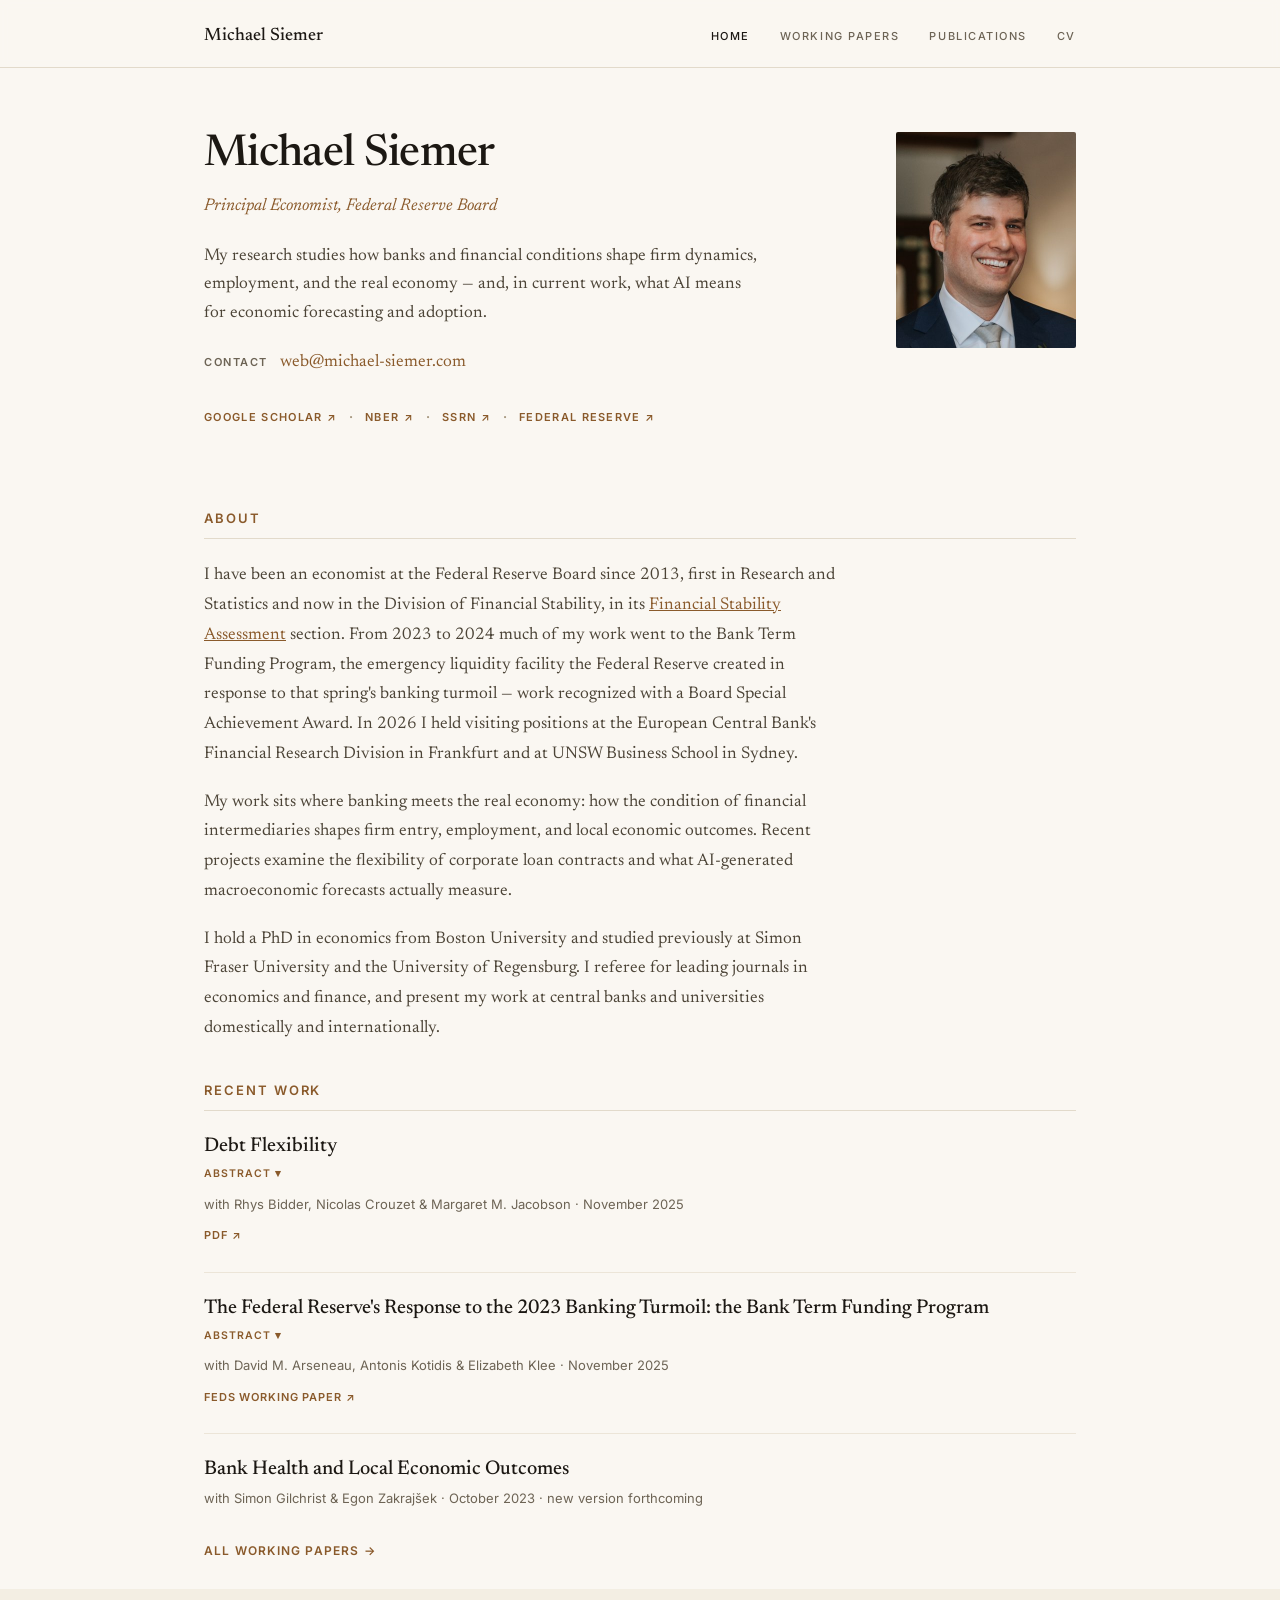
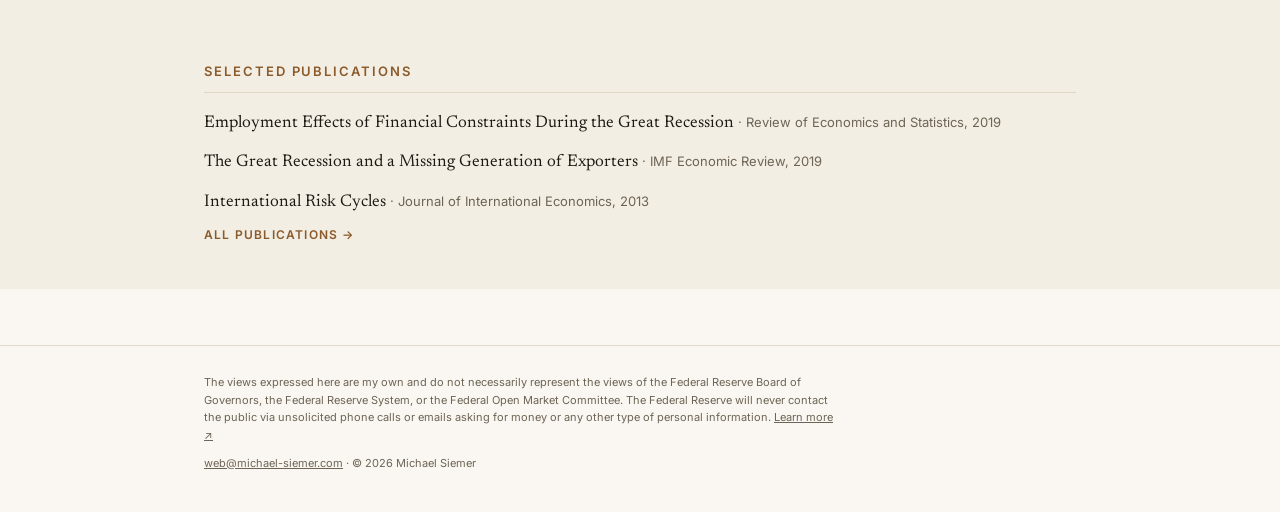
<file: index.html>
<!DOCTYPE html>
<html lang="en">
<head>
<meta charset="utf-8">
<meta name="viewport" content="width=device-width, initial-scale=1">
<title>Michael Siemer — Economist, Federal Reserve Board</title>
<meta name="description" content="Michael Siemer is a Principal Economist at the Federal Reserve Board. Research in macroeconomics, financial economics, and monetary economics.">
<link rel="preconnect" href="https://fonts.googleapis.com">
<link rel="preconnect" href="https://fonts.gstatic.com" crossorigin>
<link href="https://fonts.googleapis.com/css2?family=Newsreader:ital,opsz,wght@0,6..72,400;0,6..72,500;0,6..72,600;1,6..72,400&family=Inter:wght@400;500;600&display=swap" rel="stylesheet">
<link rel="stylesheet" href="style.css">
<link rel="canonical" href="https://michael-siemer.com/">
<link rel="icon" href="assets/favicon.svg" type="image/svg+xml">
<link rel="icon" href="assets/favicon-32.png" sizes="32x32" type="image/png">
<link rel="apple-touch-icon" href="assets/apple-touch-icon.png">
<meta property="og:type" content="website">
<meta property="og:site_name" content="Michael Siemer">
<meta property="og:title" content="Michael Siemer — Economist, Federal Reserve Board">
<meta property="og:description" content="Michael Siemer is a Principal Economist at the Federal Reserve Board. Research in macroeconomics, financial economics, and monetary economics.">
<meta property="og:url" content="https://michael-siemer.com/">
<meta property="og:image" content="https://michael-siemer.com/assets/og-image.jpg">
<meta property="og:image:width" content="1200">
<meta property="og:image:height" content="630">
<meta name="twitter:card" content="summary_large_image">
<meta name="twitter:title" content="Michael Siemer — Economist, Federal Reserve Board">
<meta name="twitter:description" content="Michael Siemer is a Principal Economist at the Federal Reserve Board. Research in macroeconomics, financial economics, and monetary economics.">
<meta name="twitter:image" content="https://michael-siemer.com/assets/og-image.jpg">
<script type="application/ld+json">
{
  "@context": "https://schema.org",
  "@type": "Person",
  "name": "Michael Siemer",
  "jobTitle": "Principal Economist",
  "url": "https://michael-siemer.com/",
  "image": "https://michael-siemer.com/assets/photo.jpg",
  "worksFor": {
    "@type": "Organization",
    "name": "Federal Reserve Board",
    "url": "https://www.federalreserve.gov/"
  },
  "alumniOf": [
    { "@type": "CollegeOrUniversity", "name": "Boston University" },
    { "@type": "CollegeOrUniversity", "name": "Simon Fraser University" },
    { "@type": "CollegeOrUniversity", "name": "University of Regensburg" }
  ],
  "knowsAbout": ["Macro-Finance", "Macroeconomics", "Financial Economics", "Banking", "Financial Stability", "Firm Dynamics", "Artificial Intelligence", "Economic Forecasting"],
  "sameAs": [
    "https://scholar.google.com/citations?user=JgLyFUYAAAAJ",
    "https://www.nber.org/authors_papers/msiemer",
    "https://papers.ssrn.com/sol3/cf_dev/AbsByAuth.cfm?per_id=686616",
    "https://www.federalreserve.gov/econresdata/michael-siemer.htm"
  ]
}
</script>

</head>
<body>

<header class="nav">
  <div class="wrap nav-inner">
    <a class="brand" href="index.html">Michael Siemer</a>
    <nav>
      <a class="active" href="index.html">Home</a>
      <a href="working-papers.html">Working Papers</a>
      <a href="publications.html">Publications</a>
      <a href="cv.html">CV</a>
    </nav>
  </div>
</header>

<main>
  <section class="hero wrap">
   <div class="hero-text">
    <h1>Michael Siemer</h1>
    <p class="role">Principal Economist, Federal Reserve Board</p>
    <p class="bio">My research studies how banks and financial conditions shape firm dynamics, employment, and the real economy — and, in current work, what AI means for economic forecasting and adoption.</p>
    <p class="contact"><span class="label">Contact</span><span class="js-email">web [at] michael-siemer.com</span></p>
    <p class="profile-links">
      <a href="https://scholar.google.com/citations?user=JgLyFUYAAAAJ">Google Scholar ↗</a><span class="sep">·</span><a href="https://www.nber.org/authors_papers/msiemer">NBER ↗</a><span class="sep">·</span><a href="https://papers.ssrn.com/sol3/cf_dev/AbsByAuth.cfm?per_id=686616">SSRN ↗</a><span class="sep">·</span><a href="https://www.federalreserve.gov/econresdata/michael-siemer.htm">Federal Reserve ↗</a>
    </p>
   </div>
   <div class="hero-photo">
     <img src="assets/photo.jpg" alt="Michael Siemer" width="360" height="432">
   </div>
  </section>

  <section class="wrap about">
    <div class="section-label">About</div>
    <p>I have been an economist at the Federal Reserve Board since 2013, first in Research and Statistics and now in the Division of Financial Stability, in its <a href="https://www.federalreserve.gov/econres/fspr-fsa-staff.htm">Financial Stability Assessment</a> section. From 2023 to 2024 much of my work went to the Bank Term Funding Program, the emergency liquidity facility the Federal Reserve created in response to that spring's banking turmoil — work recognized with a Board Special Achievement Award. In 2026 I held visiting positions at the European Central Bank's Financial Research Division in Frankfurt and at UNSW Business School in Sydney.</p>
    <p>My work sits where banking meets the real economy: how the condition of financial intermediaries shapes firm entry, employment, and local economic outcomes. Recent projects examine the flexibility of corporate loan contracts and what AI-generated macroeconomic forecasts actually measure.</p>
    <p>I hold a PhD in economics from Boston University and studied previously at Simon Fraser University and the University of Regensburg. I referee for leading journals in economics and finance, and present my work at central banks and universities domestically and internationally.</p>
  </section>

  <section class="wrap">
    <div class="section-label">Recent Work</div>
    <div class="paper">
      <details class="abs">
        <summary><h3>Debt Flexibility</h3><span class="abs-hint">Abstract</span></summary>
        <div class="abstract"><p>How flexible are corporate loans after origination? Theory predicts coordination problems should make syndicated loans harder to modify than single-bank loans. We show the opposite. Using comprehensive regulatory data, we document that syndicated loans are modified frequently and respond to borrower distress, while single-lender loans are half as likely to be modified. This gap is not explained by covenants or performance pricing. Instead, syndicated loans are monitored more intensively. We show theoretically and empirically how fixed monitoring costs generate scale economies: larger loans justify continuous monitoring enabling flexible renegotiation, while smaller borrowers receive arm's-length contracts with limited scope for modifications.</p></div>
      </details>
      <p class="meta">with Rhys Bidder, Nicolas Crouzet &amp; Margaret M. Jacobson · November 2025</p>
      <p class="paper-links"><a href="https://drive.google.com/file/d/13Lrn2PX5jbQwu_QXCNtB0nyXAhFwm4zO/view?usp=share_link">PDF ↗</a></p>
    </div>
    <div class="paper">
      <details class="abs">
        <summary><h3>The Federal Reserve's Response to the 2023 Banking Turmoil: the Bank Term Funding Program</h3><span class="abs-hint">Abstract</span></summary>
        <div class="abstract"><p>The Bank Term Funding Program (BTFP) was an emergency liquidity facility set up by the Federal Reserve in March 2023 following the failure of Silicon Valley Bank which experienced a classic bank run driven by weak fundamentals. This paper provides an in-depth discussion of the design and implementation of the BTFP and presents some evidence on program outcomes. It also quantifies how the lending terms compare to those of the Discount Window—the Federal Reserve's main standing liquidity facility. The BTFP successfully acted as a backstop source of funding for depository institutions with large unrealized securities losses and heavy reliance on uninsured deposits and, in doing so, helped to avert a potential systemic banking crisis. The program ceased issuing new loans in March 2024 and closed one year later as the last loans matured. All outstanding loan balances were repaid in full.</p></div>
      </details>
      <p class="meta">with David M. Arseneau, Antonis Kotidis &amp; Elizabeth Klee · November 2025</p>
      <p class="paper-links"><a href="https://www.federalreserve.gov/econres/feds/the-federal-reserves-response-to-the-2023-banking-turmoil-the-bank-term-funding-program.htm">FEDS Working Paper ↗</a></p>
    </div>
    <div class="paper">
      <h3>Bank Health and Local Economic Outcomes</h3>
      <p class="meta">with Simon Gilchrist &amp; Egon Zakrajšek · October 2023 · new version forthcoming</p>
    </div>
    <a class="more-link" href="working-papers.html">All working papers →</a>
  </section>

  <section class="pubs-strip">
    <div class="wrap">
      <div class="section-label" style="border-bottom-color:#e0d7c4;">Selected Publications</div>
      <p class="pub"><a href="https://www.mitpressjournals.org/doi/abs/10.1162/rest_a_00733">Employment Effects of Financial Constraints During the Great Recession</a> <span class="pub-venue">· Review of Economics and Statistics, 2019</span></p>
      <p class="pub"><a href="https://link.springer.com/article/10.1057/s41308-019-00091-3">The Great Recession and a Missing Generation of Exporters</a> <span class="pub-venue">· IMF Economic Review, 2019</span></p>
      <p class="pub"><a href="https://www.nber.org/papers/w17277">International Risk Cycles</a> <span class="pub-venue">· Journal of International Economics, 2013</span></p>
      <a class="more-link" href="publications.html">All publications →</a>
    </div>
  </section>
</main>

<footer>
  <div class="wrap">
    <p>The views expressed here are my own and do not necessarily represent the views of the Federal Reserve Board of Governors, the Federal Reserve System, or the Federal Open Market Committee. The Federal Reserve will never contact the public via unsolicited phone calls or emails asking for money or any other type of personal information. <a href="https://www.federalreserve.gov/consumerscommunities/fraud-scams.htm">Learn more ↗</a></p>
    <p class="copyright"><span class="js-email">web [at] michael-siemer.com</span> · © 2026 Michael Siemer</p>
  </div>
</footer>

<script src="email.js"></script>

<!-- Cloudflare Web Analytics --><script defer src='https://static.cloudflareinsights.com/beacon.min.js' data-cf-beacon='{"token": "e61af9ff6e6b453a9e644d9b1712211c"}'></script><!-- End Cloudflare Web Analytics -->

</body>
</html>
</file>
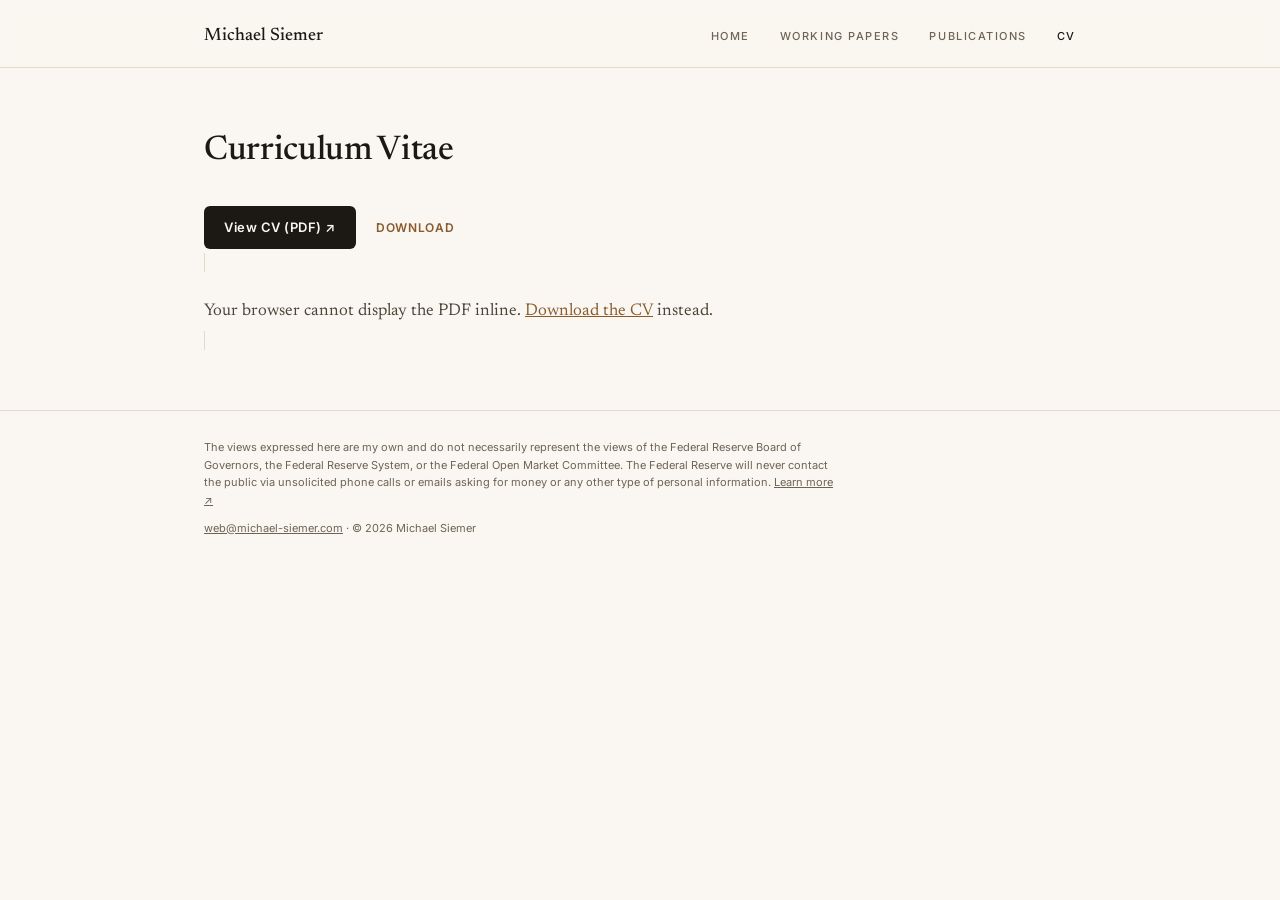
<file: cv.html>
<!DOCTYPE html>
<html lang="en">
<head>
<meta charset="utf-8">
<meta name="viewport" content="width=device-width, initial-scale=1">
<title>CV — Michael Siemer</title>
<meta name="description" content="Curriculum vitae of Michael Siemer, Principal Economist at the Federal Reserve Board.">
<link rel="preconnect" href="https://fonts.googleapis.com">
<link rel="preconnect" href="https://fonts.gstatic.com" crossorigin>
<link href="https://fonts.googleapis.com/css2?family=Newsreader:ital,opsz,wght@0,6..72,400;0,6..72,500;0,6..72,600;1,6..72,400&family=Inter:wght@400;500;600&display=swap" rel="stylesheet">
<link rel="stylesheet" href="style.css">
<link rel="canonical" href="https://michael-siemer.com/cv.html">
<link rel="icon" href="assets/favicon.svg" type="image/svg+xml">
<link rel="icon" href="assets/favicon-32.png" sizes="32x32" type="image/png">
<link rel="apple-touch-icon" href="assets/apple-touch-icon.png">
<meta property="og:type" content="website">
<meta property="og:site_name" content="Michael Siemer">
<meta property="og:title" content="CV — Michael Siemer">
<meta property="og:description" content="Curriculum vitae of Michael Siemer, Principal Economist at the Federal Reserve Board.">
<meta property="og:url" content="https://michael-siemer.com/cv.html">
<meta property="og:image" content="https://michael-siemer.com/assets/og-image.jpg">
<meta property="og:image:width" content="1200">
<meta property="og:image:height" content="630">
<meta name="twitter:card" content="summary_large_image">
<meta name="twitter:title" content="CV — Michael Siemer">
<meta name="twitter:description" content="Curriculum vitae of Michael Siemer, Principal Economist at the Federal Reserve Board.">
<meta name="twitter:image" content="https://michael-siemer.com/assets/og-image.jpg">
<script type="application/ld+json">
{
  "@context": "https://schema.org",
  "@type": "BreadcrumbList",
  "itemListElement": [
    { "@type": "ListItem", "position": 1, "name": "Home", "item": "https://michael-siemer.com/" },
    { "@type": "ListItem", "position": 2, "name": "CV", "item": "https://michael-siemer.com/cv.html" }
  ]
}
</script>

</head>
<body>

<header class="nav">
  <div class="wrap nav-inner">
    <a class="brand" href="index.html">Michael Siemer</a>
    <nav>
      <a href="index.html">Home</a>
      <a href="working-papers.html">Working Papers</a>
      <a href="publications.html">Publications</a>
      <a class="active" href="cv.html">CV</a>
    </nav>
  </div>
</header>

<main>
  <div class="page-title wrap"><h1>Curriculum Vitae</h1></div>
  <div class="wrap">
    <p class="cv-actions">
      <a class="cv-button" href="assets/cv.pdf" target="_blank" rel="noopener">View CV (PDF) ↗</a>
      <a class="cv-download" href="assets/cv.pdf" download>Download</a>
    </p>
    <div class="cv-embed">
      <object class="cv-frame" data="assets/cv.pdf" type="application/pdf">
        <p class="bio">Your browser cannot display the PDF inline. <a href="assets/cv.pdf">Download the CV</a> instead.</p>
      </object>
    </div>
  </div>
</main>

<footer>
  <div class="wrap">
    <p>The views expressed here are my own and do not necessarily represent the views of the Federal Reserve Board of Governors, the Federal Reserve System, or the Federal Open Market Committee. The Federal Reserve will never contact the public via unsolicited phone calls or emails asking for money or any other type of personal information. <a href="https://www.federalreserve.gov/consumerscommunities/fraud-scams.htm">Learn more ↗</a></p>
    <p class="copyright"><span class="js-email">web [at] michael-siemer.com</span> · © 2026 Michael Siemer</p>
  </div>
</footer>

<script src="email.js"></script>

<!-- Cloudflare Web Analytics --><script defer src='https://static.cloudflareinsights.com/beacon.min.js' data-cf-beacon='{"token": "e61af9ff6e6b453a9e644d9b1712211c"}'></script><!-- End Cloudflare Web Analytics -->

</body>
</html>
</file>
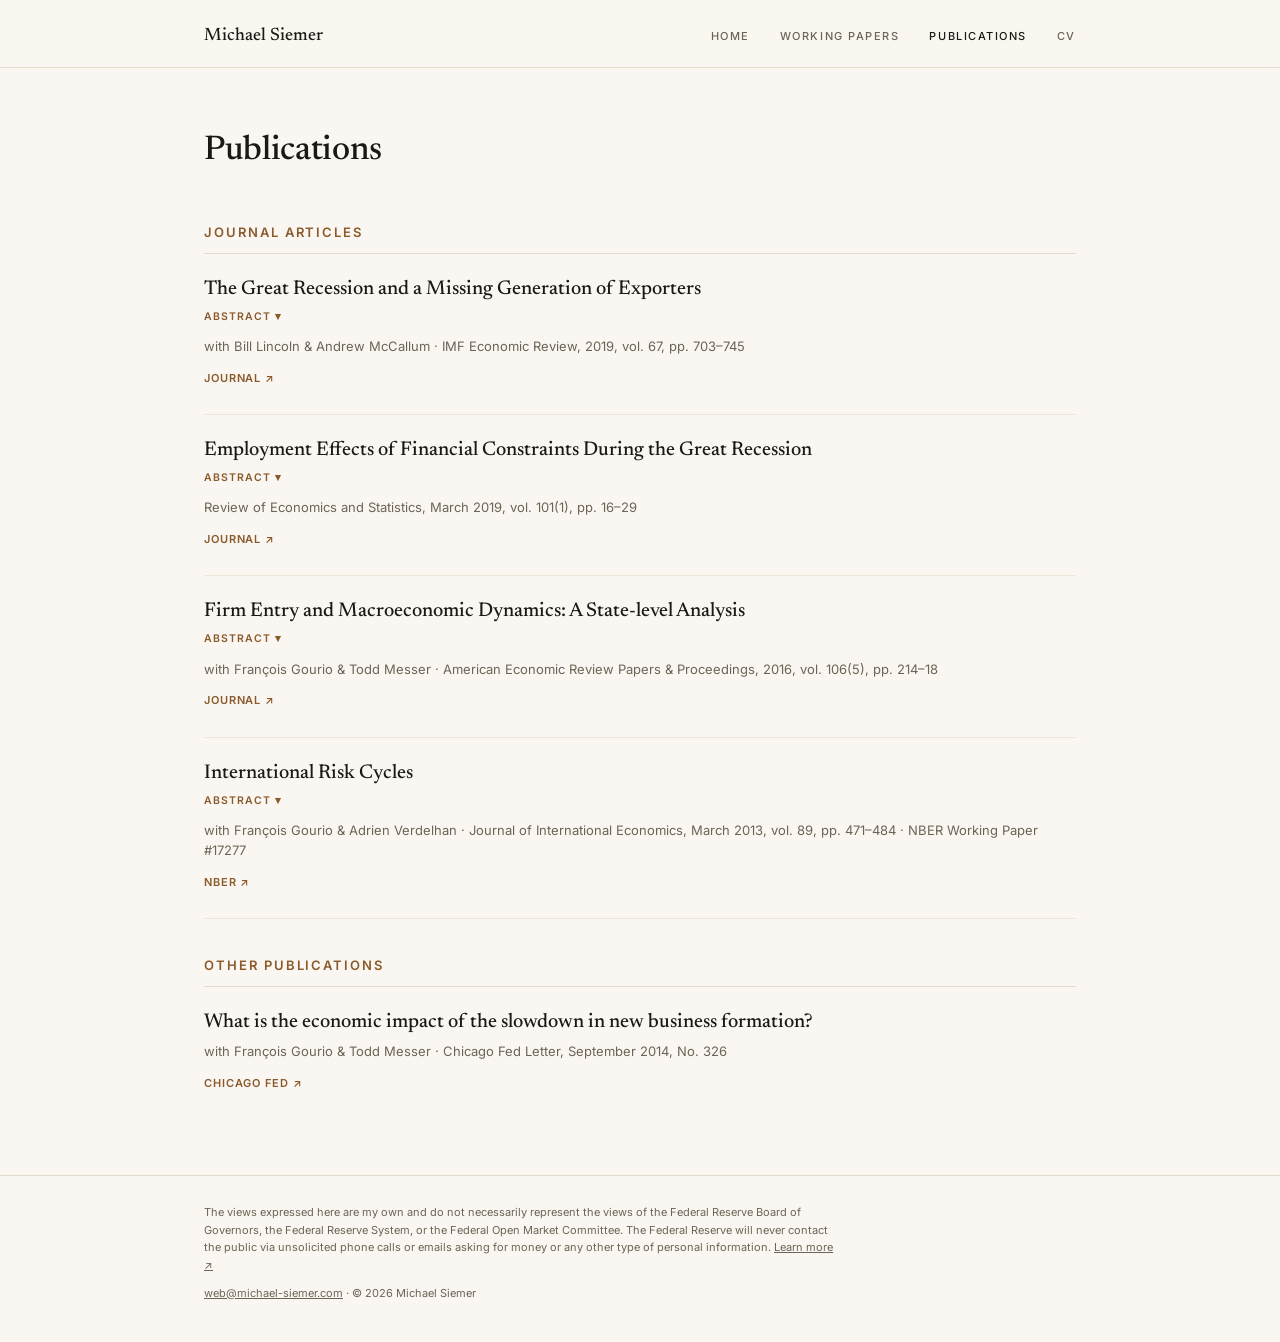
<file: publications.html>
<!DOCTYPE html>
<html lang="en">
<head>
<meta charset="utf-8">
<meta name="viewport" content="width=device-width, initial-scale=1">
<title>Publications — Michael Siemer</title>
<meta name="description" content="Publications by Michael Siemer, Principal Economist at the Federal Reserve Board.">
<link rel="preconnect" href="https://fonts.googleapis.com">
<link rel="preconnect" href="https://fonts.gstatic.com" crossorigin>
<link href="https://fonts.googleapis.com/css2?family=Newsreader:ital,opsz,wght@0,6..72,400;0,6..72,500;0,6..72,600;1,6..72,400&family=Inter:wght@400;500;600&display=swap" rel="stylesheet">
<link rel="stylesheet" href="style.css">
<link rel="canonical" href="https://michael-siemer.com/publications.html">
<link rel="icon" href="assets/favicon.svg" type="image/svg+xml">
<link rel="icon" href="assets/favicon-32.png" sizes="32x32" type="image/png">
<link rel="apple-touch-icon" href="assets/apple-touch-icon.png">
<meta property="og:type" content="website">
<meta property="og:site_name" content="Michael Siemer">
<meta property="og:title" content="Publications — Michael Siemer">
<meta property="og:description" content="Publications by Michael Siemer, Principal Economist at the Federal Reserve Board.">
<meta property="og:url" content="https://michael-siemer.com/publications.html">
<meta property="og:image" content="https://michael-siemer.com/assets/og-image.jpg">
<meta property="og:image:width" content="1200">
<meta property="og:image:height" content="630">
<meta name="twitter:card" content="summary_large_image">
<meta name="twitter:title" content="Publications — Michael Siemer">
<meta name="twitter:description" content="Publications by Michael Siemer, Principal Economist at the Federal Reserve Board.">
<meta name="twitter:image" content="https://michael-siemer.com/assets/og-image.jpg">
<script type="application/ld+json">
{
  "@context": "https://schema.org",
  "@graph": [
    {
      "@type": "BreadcrumbList",
      "itemListElement": [
        { "@type": "ListItem", "position": 1, "name": "Home", "item": "https://michael-siemer.com/" },
        { "@type": "ListItem", "position": 2, "name": "Publications", "item": "https://michael-siemer.com/publications.html" }
      ]
    },
    {
      "@type": "ScholarlyArticle",
      "name": "The Great Recession and a Missing Generation of Exporters",
      "author": [{ "@type": "Person", "name": "Michael Siemer" }, { "@type": "Person", "name": "Bill Lincoln" }, { "@type": "Person", "name": "Andrew McCallum" }],
      "datePublished": "2019",
      "isPartOf": { "@type": "Periodical", "name": "IMF Economic Review" },
      "url": "https://link.springer.com/article/10.1057/s41308-019-00091-3"
    },
    {
      "@type": "ScholarlyArticle",
      "name": "Employment Effects of Financial Constraints During the Great Recession",
      "author": [{ "@type": "Person", "name": "Michael Siemer" }],
      "datePublished": "2019-03",
      "isPartOf": { "@type": "Periodical", "name": "Review of Economics and Statistics" },
      "url": "https://www.mitpressjournals.org/doi/abs/10.1162/rest_a_00733"
    },
    {
      "@type": "ScholarlyArticle",
      "name": "Firm Entry and Macroeconomic Dynamics: A State-level Analysis",
      "author": [{ "@type": "Person", "name": "Michael Siemer" }, { "@type": "Person", "name": "François Gourio" }, { "@type": "Person", "name": "Todd Messer" }],
      "datePublished": "2016",
      "isPartOf": { "@type": "Periodical", "name": "American Economic Review Papers & Proceedings" },
      "url": "https://www.aeaweb.org/articles?id=10.1257/aer.p20161052"
    },
    {
      "@type": "ScholarlyArticle",
      "name": "International Risk Cycles",
      "author": [{ "@type": "Person", "name": "Michael Siemer" }, { "@type": "Person", "name": "François Gourio" }, { "@type": "Person", "name": "Adrien Verdelhan" }],
      "datePublished": "2013-03",
      "isPartOf": { "@type": "Periodical", "name": "Journal of International Economics" },
      "url": "https://www.nber.org/papers/w17277"
    },
    {
      "@type": "CreativeWork",
      "name": "What is the economic impact of the slowdown in new business formation?",
      "author": [{ "@type": "Person", "name": "Michael Siemer" }, { "@type": "Person", "name": "François Gourio" }, { "@type": "Person", "name": "Todd Messer" }],
      "datePublished": "2014-09",
      "isPartOf": { "@type": "Periodical", "name": "Chicago Fed Letter" },
      "url": "https://www.chicagofed.org/publications/chicago-fed-letter/2014/september-326"
    }
  ]
}
</script>

</head>
<body>

<header class="nav">
  <div class="wrap nav-inner">
    <a class="brand" href="index.html">Michael Siemer</a>
    <nav>
      <a href="index.html">Home</a>
      <a href="working-papers.html">Working Papers</a>
      <a class="active" href="publications.html">Publications</a>
      <a href="cv.html">CV</a>
    </nav>
  </div>
</header>

<main>
  <div class="page-title wrap"><h1>Publications</h1></div>

  <div class="wrap">
    <div class="section-label">Journal Articles</div>
    <div class="paper">
      <details class="abs">
        <summary><h3>The Great Recession and a Missing Generation of Exporters</h3><span class="abs-hint">Abstract</span></summary>
        <div class="abstract"><p>We study the impact of foreign market entry and exit by firms on the trajectory of U.S. exports during and after the Great Recession. Using confidential microdata from the U.S. Census Bureau, we find that incumbent exporters were primarily responsible for the changes in aggregate foreign sales during these years. While there was a substantial decline in the number of firms that sold abroad in the midst of the crisis, new exporters during the recovery compensated for this by having larger foreign sales. Thus, while changes in foreign market participation drove substantial shifts in the variety of U.S. goods that were exported, overall they were less important for the trajectory of total foreign sales over time.</p></div>
      </details>
      <p class="meta">with Bill Lincoln &amp; Andrew McCallum · IMF Economic Review, 2019, vol. 67, pp. 703–745</p>
      <p class="paper-links"><a href="https://link.springer.com/article/10.1057/s41308-019-00091-3">Journal ↗</a></p>
    </div>
    <div class="paper">
      <details class="abs">
        <summary><h3>Employment Effects of Financial Constraints During the Great Recession</h3><span class="abs-hint">Abstract</span></summary>
        <div class="abstract"><p>Employment declined substantially during the 2007–2009 recession, especially in small and young firms. Using confidential firm-level data of the universe of firms and a difference-in-differences methodology, this paper estimates that financial constraints reduced employment growth by 4 to 8 percentage points in small firms relative to large firms and by 7 to 9 percentage points in young relative to old firms. I find that the effect of financial constraints on small firms is driven to a large extent by young firms. I then document that financial constraints affected employment growth in small and young firms strongly through the entry and exit of firms.</p></div>
      </details>
      <p class="meta">Review of Economics and Statistics, March 2019, vol. 101(1), pp. 16–29</p>
      <p class="paper-links"><a href="https://www.mitpressjournals.org/doi/abs/10.1162/rest_a_00733">Journal ↗</a></p>
    </div>
    <div class="paper">
      <details class="abs">
        <summary><h3>Firm Entry and Macroeconomic Dynamics: A State-level Analysis</h3><span class="abs-hint">Abstract</span></summary>
        <div class="abstract"><p>Using an annual panel of US states over the period 1982-2014, we estimate the response of macroeconomic variables to a shock to the number of new firms (startups). We find that these shocks have significant effects that persist for many years on real GDP, productivity, and population. This is consistent with simple models of firm dynamics where a "missing generation" of firms affects productivity persistently.</p></div>
      </details>
      <p class="meta">with François Gourio &amp; Todd Messer · American Economic Review Papers &amp; Proceedings, 2016, vol. 106(5), pp. 214–18</p>
      <p class="paper-links"><a href="https://www.aeaweb.org/articles?id=10.1257/aer.p20161052">Journal ↗</a></p>
    </div>
    <div class="paper">
      <details class="abs">
        <summary><h3>International Risk Cycles</h3><span class="abs-hint">Abstract</span></summary>
        <div class="abstract"><p>Recent work in international finance suggests that exchange rate puzzles can be accounted for if (1) aggregate uncertainty is time-varying, and (2) countries have heterogeneous exposures to a world aggregate shock. We embed these features in a standard two-country real business cycle framework, and calibrate the model to equity risk premia in low and high interest rates countries. Unlike traditional real business cycle models, our model generates volatile exchange rates, a large currency forward premium, "excess comovement" of asset prices relative to quantities, and an imperfect correlation between relative consumption growth and exchange rates. Our model implies, however, that high interest rate countries have smoother quantities, equity returns and interest rates than low interest rate countries, contrary to the data.</p></div>
      </details>
      <p class="meta">with François Gourio &amp; Adrien Verdelhan · Journal of International Economics, March 2013, vol. 89, pp. 471–484 · NBER Working Paper #17277</p>
      <p class="paper-links"><a href="https://www.nber.org/papers/w17277">NBER ↗</a></p>
    </div>

    <div class="section-label">Other Publications</div>
    <div class="paper">
      <h3>What is the economic impact of the slowdown in new business formation?</h3>
      <p class="meta">with François Gourio &amp; Todd Messer · Chicago Fed Letter, September 2014, No. 326</p>
      <p class="paper-links"><a href="https://www.chicagofed.org/publications/chicago-fed-letter/2014/september-326">Chicago Fed ↗</a></p>
    </div>
  </div>
</main>

<footer>
  <div class="wrap">
    <p>The views expressed here are my own and do not necessarily represent the views of the Federal Reserve Board of Governors, the Federal Reserve System, or the Federal Open Market Committee. The Federal Reserve will never contact the public via unsolicited phone calls or emails asking for money or any other type of personal information. <a href="https://www.federalreserve.gov/consumerscommunities/fraud-scams.htm">Learn more ↗</a></p>
    <p class="copyright"><span class="js-email">web [at] michael-siemer.com</span> · © 2026 Michael Siemer</p>
  </div>
</footer>

<script src="email.js"></script>

<!-- Cloudflare Web Analytics --><script defer src='https://static.cloudflareinsights.com/beacon.min.js' data-cf-beacon='{"token": "e61af9ff6e6b453a9e644d9b1712211c"}'></script><!-- End Cloudflare Web Analytics -->

</body>
</html>
</file>
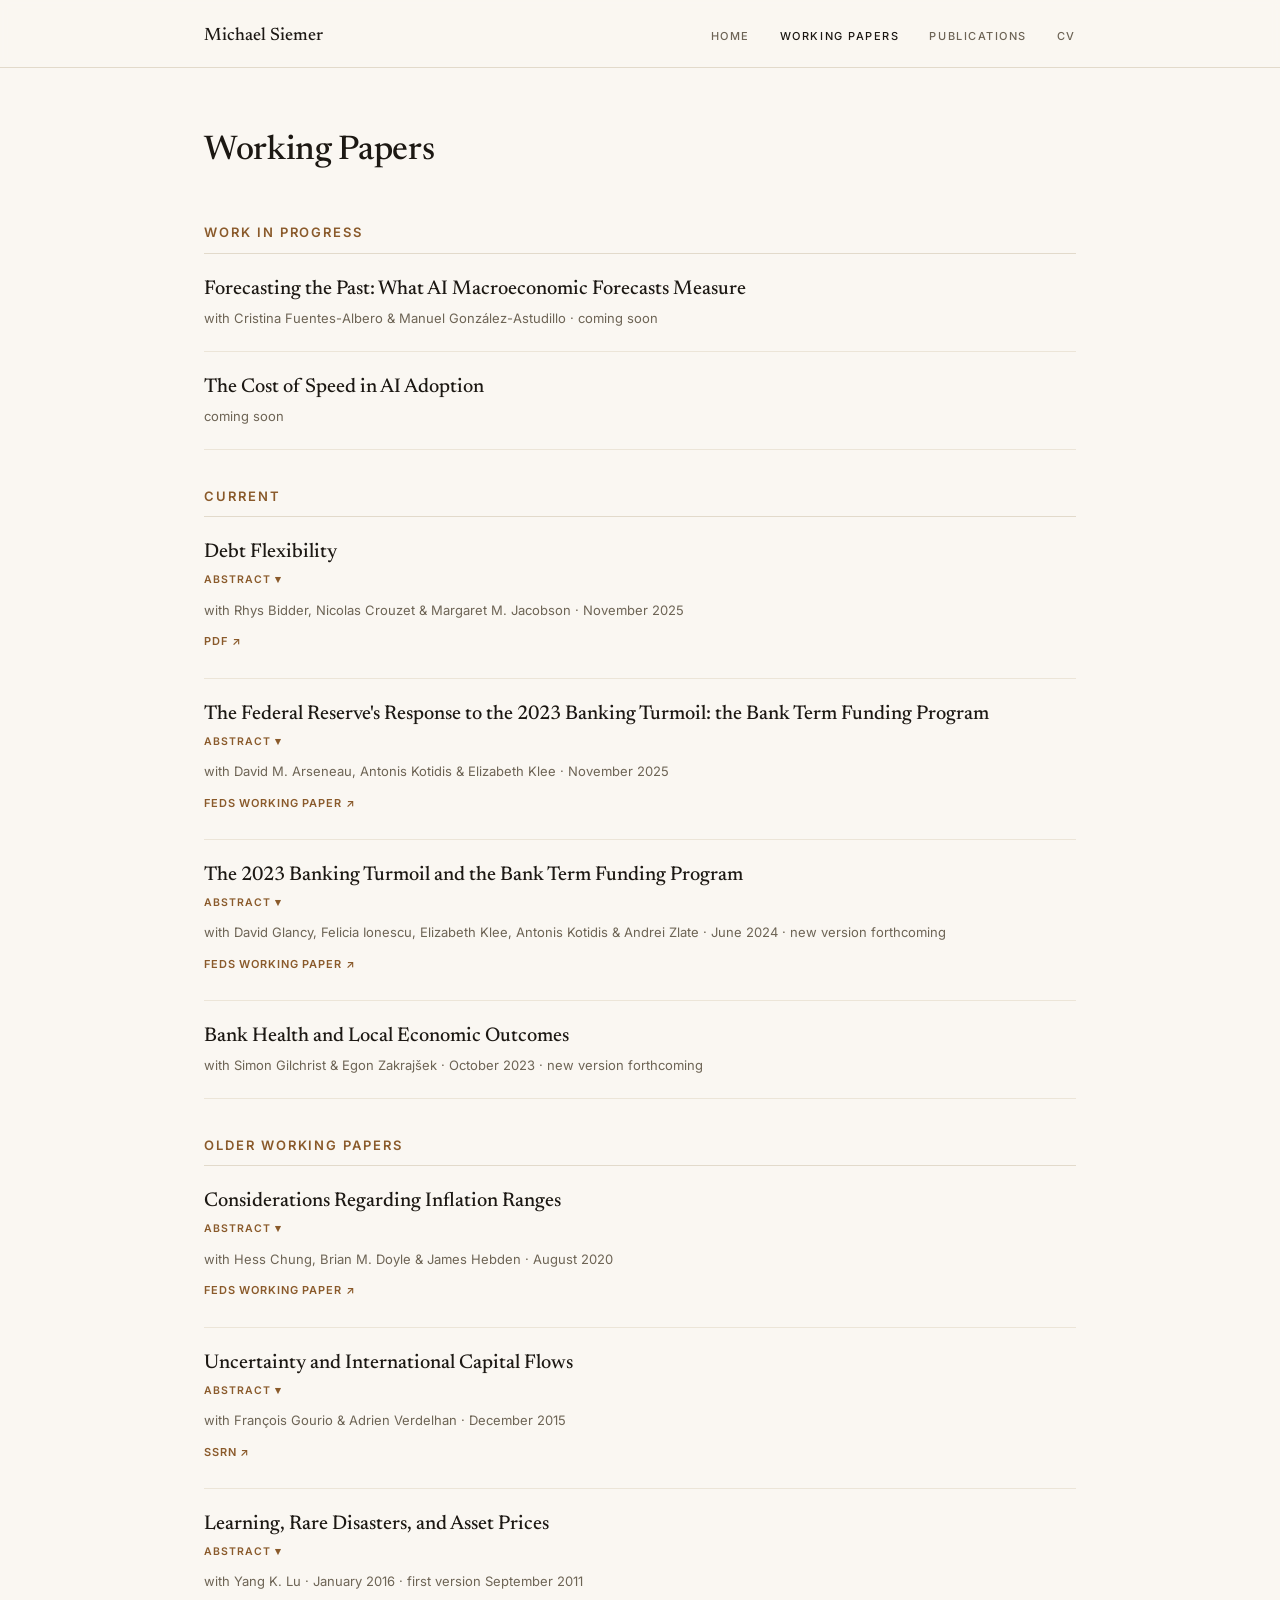
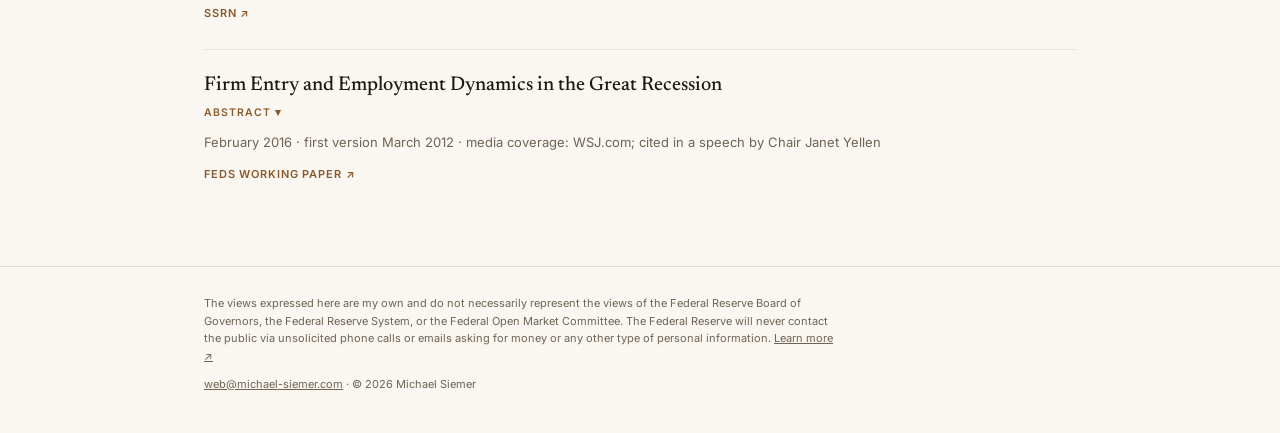
<file: working-papers.html>
<!DOCTYPE html>
<html lang="en">
<head>
<meta charset="utf-8">
<meta name="viewport" content="width=device-width, initial-scale=1">
<title>Working Papers — Michael Siemer</title>
<meta name="description" content="Working papers by Michael Siemer, Principal Economist at the Federal Reserve Board.">
<link rel="preconnect" href="https://fonts.googleapis.com">
<link rel="preconnect" href="https://fonts.gstatic.com" crossorigin>
<link href="https://fonts.googleapis.com/css2?family=Newsreader:ital,opsz,wght@0,6..72,400;0,6..72,500;0,6..72,600;1,6..72,400&family=Inter:wght@400;500;600&display=swap" rel="stylesheet">
<link rel="stylesheet" href="style.css">
<link rel="canonical" href="https://michael-siemer.com/working-papers.html">
<link rel="icon" href="assets/favicon.svg" type="image/svg+xml">
<link rel="icon" href="assets/favicon-32.png" sizes="32x32" type="image/png">
<link rel="apple-touch-icon" href="assets/apple-touch-icon.png">
<meta property="og:type" content="website">
<meta property="og:site_name" content="Michael Siemer">
<meta property="og:title" content="Working Papers — Michael Siemer">
<meta property="og:description" content="Working papers by Michael Siemer, Principal Economist at the Federal Reserve Board.">
<meta property="og:url" content="https://michael-siemer.com/working-papers.html">
<meta property="og:image" content="https://michael-siemer.com/assets/og-image.jpg">
<meta property="og:image:width" content="1200">
<meta property="og:image:height" content="630">
<meta name="twitter:card" content="summary_large_image">
<meta name="twitter:title" content="Working Papers — Michael Siemer">
<meta name="twitter:description" content="Working papers by Michael Siemer, Principal Economist at the Federal Reserve Board.">
<meta name="twitter:image" content="https://michael-siemer.com/assets/og-image.jpg">
<script type="application/ld+json">
{
  "@context": "https://schema.org",
  "@graph": [
    {
      "@type": "BreadcrumbList",
      "itemListElement": [
        { "@type": "ListItem", "position": 1, "name": "Home", "item": "https://michael-siemer.com/" },
        { "@type": "ListItem", "position": 2, "name": "Working Papers", "item": "https://michael-siemer.com/working-papers.html" }
      ]
    },
    {
      "@type": "ScholarlyArticle",
      "name": "Debt Flexibility",
      "author": [{ "@type": "Person", "name": "Michael Siemer" }, { "@type": "Person", "name": "Rhys Bidder" }, { "@type": "Person", "name": "Nicolas Crouzet" }, { "@type": "Person", "name": "Margaret M. Jacobson" }],
      "datePublished": "2025-11",
      "url": "https://drive.google.com/file/d/13Lrn2PX5jbQwu_QXCNtB0nyXAhFwm4zO/view?usp=share_link"
    },
    {
      "@type": "ScholarlyArticle",
      "name": "The Federal Reserve's Response to the 2023 Banking Turmoil: the Bank Term Funding Program",
      "author": [{ "@type": "Person", "name": "Michael Siemer" }, { "@type": "Person", "name": "David M. Arseneau" }, { "@type": "Person", "name": "Antonis Kotidis" }, { "@type": "Person", "name": "Elizabeth Klee" }],
      "datePublished": "2025-11",
      "isPartOf": { "@type": "Periodical", "name": "FEDS Working Paper Series" },
      "url": "https://www.federalreserve.gov/econres/feds/the-federal-reserves-response-to-the-2023-banking-turmoil-the-bank-term-funding-program.htm"
    },
    {
      "@type": "ScholarlyArticle",
      "name": "The 2023 Banking Turmoil and the Bank Term Funding Program",
      "author": [{ "@type": "Person", "name": "Michael Siemer" }, { "@type": "Person", "name": "David Glancy" }, { "@type": "Person", "name": "Felicia Ionescu" }, { "@type": "Person", "name": "Elizabeth Klee" }, { "@type": "Person", "name": "Antonis Kotidis" }, { "@type": "Person", "name": "Andrei Zlate" }],
      "datePublished": "2024-06",
      "isPartOf": { "@type": "Periodical", "name": "FEDS Working Paper Series" },
      "url": "https://www.federalreserve.gov/econres/feds/the-2023-banking-turmoil-and-the-bank-term-funding-program.htm"
    },
    {
      "@type": "CreativeWork",
      "name": "Bank Health and Local Economic Outcomes",
      "author": [{ "@type": "Person", "name": "Michael Siemer" }, { "@type": "Person", "name": "Simon Gilchrist" }, { "@type": "Person", "name": "Egon Zakrajšek" }],
      "datePublished": "2023-10"
    },
    {
      "@type": "ScholarlyArticle",
      "name": "Considerations Regarding Inflation Ranges",
      "author": [{ "@type": "Person", "name": "Michael Siemer" }, { "@type": "Person", "name": "Hess Chung" }, { "@type": "Person", "name": "Brian M. Doyle" }, { "@type": "Person", "name": "James Hebden" }],
      "datePublished": "2020-08",
      "isPartOf": { "@type": "Periodical", "name": "FEDS Working Paper Series" },
      "url": "https://www.federalreserve.gov/econres/feds/considerations-regarding-inflation-ranges.htm"
    },
    {
      "@type": "ScholarlyArticle",
      "name": "Uncertainty and International Capital Flows",
      "author": [{ "@type": "Person", "name": "Michael Siemer" }, { "@type": "Person", "name": "François Gourio" }, { "@type": "Person", "name": "Adrien Verdelhan" }],
      "datePublished": "2015-12",
      "url": "https://papers.ssrn.com/sol3/papers.cfm?abstract_id=2626635"
    },
    {
      "@type": "ScholarlyArticle",
      "name": "Learning, Rare Disasters, and Asset Prices",
      "author": [{ "@type": "Person", "name": "Michael Siemer" }, { "@type": "Person", "name": "Yang K. Lu" }],
      "datePublished": "2016-01",
      "url": "https://papers.ssrn.com/sol3/papers.cfm?abstract_id=1977867"
    },
    {
      "@type": "ScholarlyArticle",
      "name": "Firm Entry and Employment Dynamics in the Great Recession",
      "author": [{ "@type": "Person", "name": "Michael Siemer" }],
      "datePublished": "2016-02",
      "isPartOf": { "@type": "Periodical", "name": "FEDS Working Paper Series" },
      "url": "https://www.federalreserve.gov/econres/feds/firm-entry-and-employment-dynamics-in-the-great-recession.htm"
    }
  ]
}
</script>

</head>
<body>

<header class="nav">
  <div class="wrap nav-inner">
    <a class="brand" href="index.html">Michael Siemer</a>
    <nav>
      <a href="index.html">Home</a>
      <a class="active" href="working-papers.html">Working Papers</a>
      <a href="publications.html">Publications</a>
      <a href="cv.html">CV</a>
    </nav>
  </div>
</header>

<main>
  <div class="page-title wrap"><h1>Working Papers</h1></div>

  <div class="wrap">
    <div class="section-label">Work in Progress</div>
    <div class="paper">
      <h3>Forecasting the Past: What AI Macroeconomic Forecasts Measure</h3>
      <p class="meta">with Cristina Fuentes-Albero &amp; Manuel González-Astudillo · coming soon</p>
    </div>
    <div class="paper">
      <h3>The Cost of Speed in AI Adoption</h3>
      <p class="meta">coming soon</p>
    </div>

    <div class="section-label">Current</div>
    <div class="paper">
      <details class="abs">
        <summary><h3>Debt Flexibility</h3><span class="abs-hint">Abstract</span></summary>
        <div class="abstract"><p>How flexible are corporate loans after origination? Theory predicts coordination problems should make syndicated loans harder to modify than single-bank loans. We show the opposite. Using comprehensive regulatory data, we document that syndicated loans are modified frequently and respond to borrower distress, while single-lender loans are half as likely to be modified. This gap is not explained by covenants or performance pricing. Instead, syndicated loans are monitored more intensively. We show theoretically and empirically how fixed monitoring costs generate scale economies: larger loans justify continuous monitoring enabling flexible renegotiation, while smaller borrowers receive arm's-length contracts with limited scope for modifications.</p></div>
      </details>
      <p class="meta">with Rhys Bidder, Nicolas Crouzet &amp; Margaret M. Jacobson · November 2025</p>
      <p class="paper-links"><a href="https://drive.google.com/file/d/13Lrn2PX5jbQwu_QXCNtB0nyXAhFwm4zO/view?usp=share_link">PDF ↗</a></p>
    </div>
    <div class="paper">
      <details class="abs">
        <summary><h3>The Federal Reserve's Response to the 2023 Banking Turmoil: the Bank Term Funding Program</h3><span class="abs-hint">Abstract</span></summary>
        <div class="abstract"><p>The Bank Term Funding Program (BTFP) was an emergency liquidity facility set up by the Federal Reserve in March 2023 following the failure of Silicon Valley Bank which experienced a classic bank run driven by weak fundamentals. This paper provides an in-depth discussion of the design and implementation of the BTFP and presents some evidence on program outcomes. It also quantifies how the lending terms compare to those of the Discount Window—the Federal Reserve's main standing liquidity facility. The BTFP successfully acted as a backstop source of funding for depository institutions with large unrealized securities losses and heavy reliance on uninsured deposits and, in doing so, helped to avert a potential systemic banking crisis. The program ceased issuing new loans in March 2024 and closed one year later as the last loans matured. All outstanding loan balances were repaid in full.</p></div>
      </details>
      <p class="meta">with David M. Arseneau, Antonis Kotidis &amp; Elizabeth Klee · November 2025</p>
      <p class="paper-links"><a href="https://www.federalreserve.gov/econres/feds/the-federal-reserves-response-to-the-2023-banking-turmoil-the-bank-term-funding-program.htm">FEDS Working Paper ↗</a></p>
    </div>
    <div class="paper">
      <details class="abs">
        <summary><h3>The 2023 Banking Turmoil and the Bank Term Funding Program</h3><span class="abs-hint">Abstract</span></summary>
        <div class="abstract"><p>We use high-frequency data to examine the effectiveness of the Bank Term Funding Program (BTFP) in supporting the liquidity positions of vulnerable banks during the March 2023 banking turmoil. We uncover three key findings. First, our high-frequency data confirm that banks with high reliance on uninsured deposits and large unrealized losses on securities holdings suffered larger deposit outflows at the onset of the episode. Second, the BTFP played an outsized role in meeting these outflows at banks with larger securities losses, reflecting the at-par valuation of securities collateral at the BTFP (banks at the 90th percentile in securities losses replaced 26 cents of every dollar of outflows with BTFP borrowing, compared to only 7 cents on average). Third, in addition to funding loan growth and deposit outflows, banks used the BTFP to build cash holdings, indicating that the program enabled banks to position themselves against potential future funding needs. Overall, we demonstrate that the BTFP enabled banks to meet funding needs and preserve liquidity during the period of stress.</p></div>
      </details>
      <p class="meta">with David Glancy, Felicia Ionescu, Elizabeth Klee, Antonis Kotidis &amp; Andrei Zlate · June 2024 · new version forthcoming</p>
      <p class="paper-links"><a href="https://www.federalreserve.gov/econres/feds/the-2023-banking-turmoil-and-the-bank-term-funding-program.htm">FEDS Working Paper ↗</a></p>
    </div>
    <div class="paper">
      <h3>Bank Health and Local Economic Outcomes</h3>
      <p class="meta">with Simon Gilchrist &amp; Egon Zakrajšek · October 2023 · new version forthcoming</p>
    </div>

    <div class="section-label">Older Working Papers</div>
    <div class="paper">
      <details class="abs">
        <summary><h3>Considerations Regarding Inflation Ranges</h3><span class="abs-hint">Abstract</span></summary>
        <div class="abstract"><p>We consider three ways that a monetary policy framework may employ a range for inflation outcomes: (1) ranges that acknowledge uncertainty about inflation outcomes (uncertainty ranges), (2) ranges that define the scope for intentional deviations of inflation from its target (operational ranges), and (3) ranges over which monetary policy will not react to inflation deviations (indifference ranges). After defining these three ranges, we highlight a number of costs and benefits associated with each. Our discussion of the indifference range is accompanied by simulations from the FRB/US model, illustrating the potential for long-term inflation expectations to drift within the range.</p></div>
      </details>
      <p class="meta">with Hess Chung, Brian M. Doyle &amp; James Hebden · August 2020</p>
      <p class="paper-links"><a href="https://www.federalreserve.gov/econres/feds/considerations-regarding-inflation-ranges.htm">FEDS Working Paper ↗</a></p>
    </div>
    <div class="paper">
      <details class="abs">
        <summary><h3>Uncertainty and International Capital Flows</h3><span class="abs-hint">Abstract</span></summary>
        <div class="abstract"><p>In a large panel of 26 emerging countries over the last 40 years, aggregate stock market return volatilities, our measure of uncertainty, forecast capital flows. When the stock market return volatility increases, capital inflows decrease and capital outflows increase. We propose a simple decomposition of each country's market return volatility into two components: countries differ by their exposure to systematic volatility, measured by their uncertainty betas, and by their country-specific volatility. Capital inflows respond to both systematic and country-specific shocks to volatility, and they respond more in high uncertainty beta countries. These results are all statistically significant. A simple portfolio choice model illustrates the impact of uncertainty on gross capital flows: in the model, foreigners are exposed to expropriation risk. When the probability of expropriation increases, foreigners sell the domestic assets to the domestic investors, leading to a counter-cyclical home bias.</p></div>
      </details>
      <p class="meta">with François Gourio &amp; Adrien Verdelhan · December 2015</p>
      <p class="paper-links"><a href="https://papers.ssrn.com/sol3/papers.cfm?abstract_id=2626635">SSRN ↗</a></p>
    </div>
    <div class="paper">
      <details class="abs">
        <summary><h3>Learning, Rare Disasters, and Asset Prices</h3><span class="abs-hint">Abstract</span></summary>
        <div class="abstract"><p>In this paper, we examine how learning about disaster risk affects asset pricing in an endowment economy. We extend the literature on rare disasters by allowing for two sources of uncertainty: (1) the lack of historical data results in unknown parameters for the disaster process, and (2) the disaster takes time to unfold and is not directly observable. The model generates time variation in the risk premium through Bayesian updating of agents' beliefs regarding the likelihood and severity of disaster realization. The model accounts for the level and volatility of U.S. equity returns and generates predictability in returns.</p></div>
      </details>
      <p class="meta">with Yang K. Lu · January 2016 · first version September 2011</p>
      <p class="paper-links"><a href="https://papers.ssrn.com/sol3/papers.cfm?abstract_id=1977867">SSRN ↗</a></p>
    </div>
    <div class="paper">
      <details class="abs">
        <summary><h3>Firm Entry and Employment Dynamics in the Great Recession</h3><span class="abs-hint">Abstract</span></summary>
        <div class="abstract"><p>The 2007-2009 recession is characterized by: a large drop in employment, an unprecedented decline in firm entry, and a slow recovery. Using confidential firm-level data, I show that financial constraints reduced employment growth in small relative to large firms by 4.8 to 10.5 percentage points. The effect of financial constraints is robust to controlling for aggregate demand and is particularly strong in small young firms. I show in a heterogeneous firms model with endogenous firm entry and financial constraints that a large financial shock results in a long-lasting recession caused by a "missing generation" of entrants.</p></div>
      </details>
      <p class="meta">February 2016 · first version March 2012 · media coverage: WSJ.com; cited in a speech by Chair Janet Yellen</p>
      <p class="paper-links"><a href="https://www.federalreserve.gov/econres/feds/firm-entry-and-employment-dynamics-in-the-great-recession.htm">FEDS Working Paper ↗</a></p>
    </div>

  </div>
</main>

<footer>
  <div class="wrap">
    <p>The views expressed here are my own and do not necessarily represent the views of the Federal Reserve Board of Governors, the Federal Reserve System, or the Federal Open Market Committee. The Federal Reserve will never contact the public via unsolicited phone calls or emails asking for money or any other type of personal information. <a href="https://www.federalreserve.gov/consumerscommunities/fraud-scams.htm">Learn more ↗</a></p>
    <p class="copyright"><span class="js-email">web [at] michael-siemer.com</span> · © 2026 Michael Siemer</p>
  </div>
</footer>

<script src="email.js"></script>

<!-- Cloudflare Web Analytics --><script defer src='https://static.cloudflareinsights.com/beacon.min.js' data-cf-beacon='{"token": "e61af9ff6e6b453a9e644d9b1712211c"}'></script><!-- End Cloudflare Web Analytics -->

</body>
</html>
</file>
<file: style.css>
:root {
  --paper: #faf7f2;
  --paper-dark: #f3eee3;
  --ink: #1c1813;
  --body-text: #4c4437;
  --muted: #6d6455;
  --faint: #a3947c;
  --bronze: #8a5a2b;
  --rule: #e2dacb;
  --rule-light: #ece5d8;
}

* { margin: 0; padding: 0; box-sizing: border-box; }

html { scroll-behavior: smooth; }

body {
  background: var(--paper);
  color: var(--ink);
  font-family: 'Newsreader', Georgia, serif;
  font-size: 17px;
  line-height: 1.6;
}

.wrap { max-width: 920px; margin: 0 auto; padding-left: 24px; padding-right: 24px; }

a { color: var(--bronze); }

/* ---------- Nav ---------- */
.nav {
  position: sticky; top: 0; z-index: 10;
  background: rgba(250, 247, 242, 0.93);
  backdrop-filter: blur(4px);
  border-bottom: 1px solid var(--rule);
}
.nav-inner {
  display: flex; justify-content: space-between; align-items: baseline;
  flex-wrap: wrap; gap: 8px 16px;
  padding-top: 22px; padding-bottom: 16px;
}
.brand { font-size: 18px; font-weight: 500; color: var(--ink); text-decoration: none; }
.nav nav a {
  font-family: 'Inter', sans-serif;
  font-size: 11px; font-weight: 500;
  letter-spacing: 0.14em; text-transform: uppercase;
  color: var(--muted); text-decoration: none;
  margin-left: 26px;
}
.nav nav a:first-child { margin-left: 0; }
.nav nav a:hover { color: var(--bronze); }
.nav nav a.active { color: var(--ink); }

/* ---------- Hero (homepage) ---------- */
.hero {
  padding-top: 64px; padding-bottom: 40px;
  display: flex; gap: 56px; align-items: flex-start;
}
.hero-text { flex: 1; min-width: 0; }
.hero-photo { width: 180px; flex-shrink: 0; }
.hero-photo img {
  display: block; width: 100%; height: auto;
  border-radius: 2px;
}
.hero h1 { font-size: 44px; font-weight: 500; line-height: 1.08; letter-spacing: -0.015em; }
.role { font-size: 17px; font-style: italic; color: var(--bronze); margin-top: 14px; }
.bio { font-size: 17px; line-height: 1.7; color: var(--body-text); margin-top: 22px; max-width: 560px; }
.contact { margin-top: 20px; font-size: 17px; }
.contact .label {
  font-family: 'Inter', sans-serif;
  font-size: 11px; font-weight: 600;
  letter-spacing: 0.14em; text-transform: uppercase;
  color: var(--muted); margin-right: 12px;
}
.contact a { color: var(--bronze); text-decoration: none; }
.contact a:hover { text-decoration: underline; }
.js-email { color: var(--bronze); }

.profile-links { margin-top: 28px; }
.profile-links a {
  font-family: 'Inter', sans-serif;
  font-size: 11px; font-weight: 600;
  letter-spacing: 0.12em; text-transform: uppercase;
  color: var(--bronze); text-decoration: none;
}
.profile-links a:hover { text-decoration: underline; }
.profile-links .sep { color: var(--faint); margin: 0 12px; }

/* ---------- About ---------- */
.about p {
  font-size: 17px; line-height: 1.75;
  color: var(--body-text);
  max-width: 640px; margin-top: 18px;
}
.about p:first-of-type { margin-top: 22px; }

/* ---------- Section labels & paper rows ---------- */
.section-label {
  font-family: 'Inter', sans-serif;
  font-size: 13px; font-weight: 600;
  letter-spacing: 0.15em; text-transform: uppercase;
  color: var(--bronze);
  border-bottom: 1px solid var(--rule);
  padding-bottom: 10px;
}
.paper { padding: 22px 0; border-bottom: 1px solid var(--rule-light); }
.paper:last-of-type { border-bottom: none; }
.paper h3 { font-size: 20px; font-weight: 500; line-height: 1.3; }
.paper h3 a { color: var(--ink); text-decoration: none; }
.paper h3 a:hover { color: var(--bronze); }
.meta {
  font-family: 'Inter', sans-serif;
  font-size: 13px; color: var(--muted); margin-top: 6px;
}
.paper-links { margin-top: 8px; }
.paper-links a {
  font-family: 'Inter', sans-serif;
  font-size: 11px; font-weight: 600;
  letter-spacing: 0.08em; text-transform: uppercase;
  color: var(--bronze); text-decoration: none; margin-right: 18px;
}
.paper-links a:hover { text-decoration: underline; }
.more-link {
  display: inline-block; margin-top: 10px;
  font-family: 'Inter', sans-serif;
  font-size: 12px; font-weight: 600;
  letter-spacing: 0.1em; text-transform: uppercase;
  color: var(--bronze); text-decoration: none;
}
.more-link:hover { text-decoration: underline; }

/* ---------- Publications strip (homepage) ---------- */
.pubs-strip { background: var(--paper-dark); padding: 36px 0 40px; margin-top: 24px; }
.pub { font-size: 17px; line-height: 1.5; margin-top: 14px; }
.pub:first-of-type { margin-top: 18px; }
.pub a { color: var(--ink); text-decoration: none; }
.pub a:hover { color: var(--bronze); }
.pub-venue { font-family: 'Inter', sans-serif; font-size: 13px; color: var(--muted); }

/* ---------- Subpage headers ---------- */
.page-title { padding-top: 56px; padding-bottom: 8px; }
.page-title h1 { font-size: 34px; font-weight: 500; letter-spacing: -0.01em; }
main .wrap > .section-label { margin-top: 36px; }

/* ---------- Footer ---------- */
footer { border-top: 1px solid var(--rule); margin-top: 56px; padding: 28px 0 40px; }
footer p {
  font-family: 'Inter', sans-serif;
  font-size: 11px; line-height: 1.6; color: var(--muted); max-width: 640px;
}
footer a { color: var(--muted); }
.copyright { color: var(--muted); margin-top: 10px; }

/* ---------- CV embed ---------- */
.cv-actions { margin-top: 20px; display: flex; align-items: center; gap: 20px; }
.cv-button {
  font-family: 'Inter', sans-serif;
  font-size: 13px; font-weight: 600;
  letter-spacing: 0.04em;
  color: var(--paper); background: var(--ink);
  text-decoration: none; padding: 11px 20px; border-radius: 6px;
}
.cv-button:hover { background: var(--bronze); }
.cv-download {
  font-family: 'Inter', sans-serif;
  font-size: 12px; font-weight: 600;
  letter-spacing: 0.06em; text-transform: uppercase;
  color: var(--bronze); text-decoration: none;
}
.cv-download:hover { text-decoration: underline; }
.cv-frame { width: 100%; height: 78vh; border: 1px solid var(--rule); margin-top: 24px; background: #fff; }
/* Inline PDF preview is a desktop enhancement — mobile browsers render the
   embed as a blank box, so the buttons above carry the CV there. */
@media (max-width: 760px) { .cv-embed { display: none; } }

/* ---------- Expandable abstracts ---------- */
details.abs summary {
  list-style: none;
  cursor: pointer;
  display: block;
}
details.abs summary::-webkit-details-marker { display: none; }
details.abs summary:hover h3 { color: var(--bronze); }
.abs-hint {
  display: inline-block;
  margin-top: 7px;
  font-family: 'Inter', sans-serif;
  font-size: 10.5px; font-weight: 600;
  letter-spacing: 0.1em; text-transform: uppercase;
  color: var(--bronze); white-space: nowrap;
}
.abs-hint::after { content: " ▾"; }
details.abs[open] .abs-hint::after { content: " ▴"; }
.abstract p {
  font-size: 15.5px; line-height: 1.65;
  color: var(--body-text);
  margin: 12px 0 4px; max-width: 640px;
}

/* ---------- Responsive ---------- */
@media (max-width: 700px) {
  .hero {
    padding-top: 40px;
    flex-direction: column-reverse;
    gap: 24px;
  }
  .hero-photo { width: 132px; }
  .hero h1 { font-size: 34px; }
  .nav-inner { flex-direction: column; align-items: flex-start; }
  .nav nav a { margin-left: 0; margin-right: 20px; }
  .profile-links .sep { margin: 0 8px; }
}
</file>
